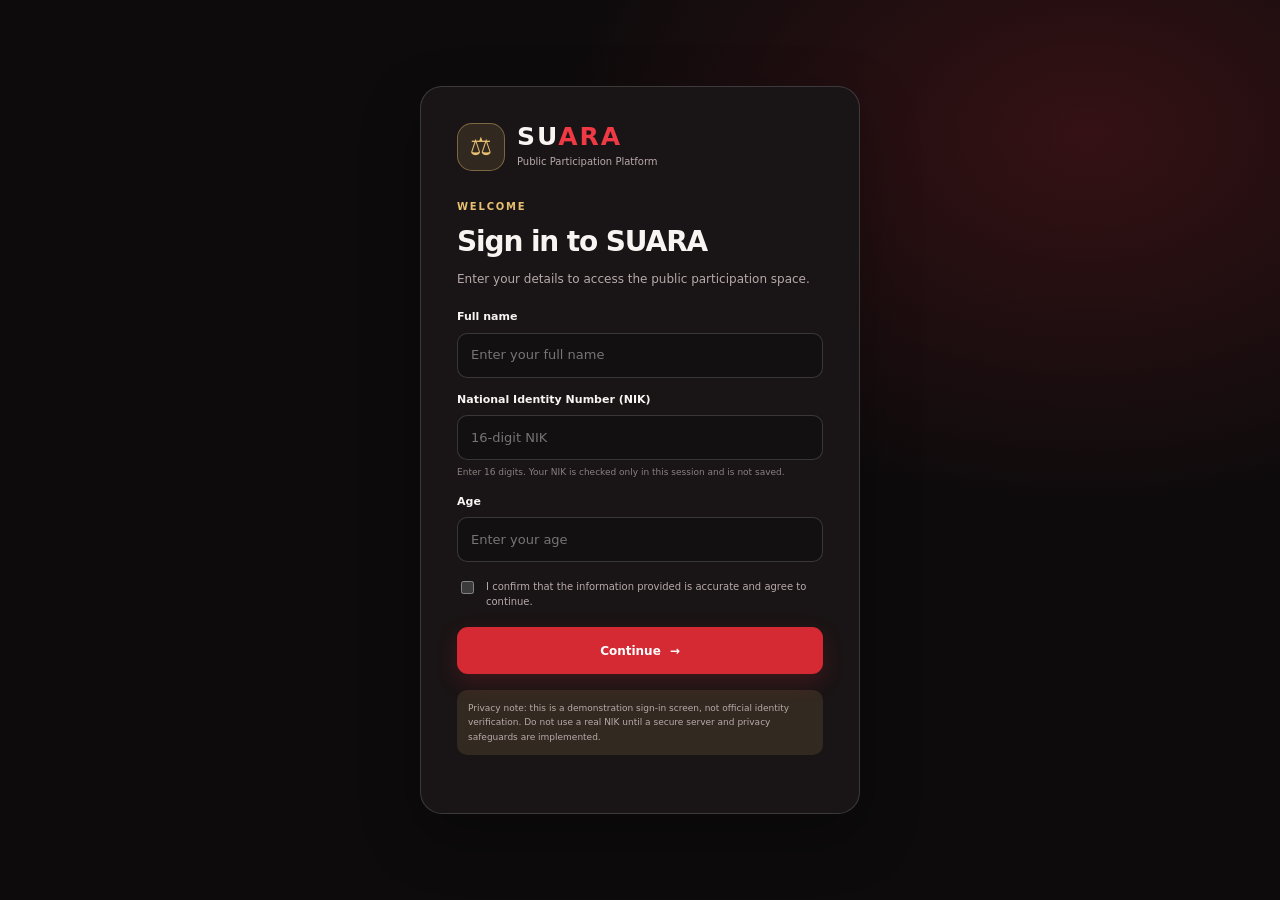
<file: index.html>
<!doctype html>
<html lang="en">
<head>
  <meta charset="utf-8">
  <meta name="viewport" content="width=device-width, initial-scale=1, viewport-fit=cover">
  <meta name="theme-color" content="#100d0e">
  <meta name="description" content="SUARA — Public participation in policy-making.">
  <meta name="color-scheme" content="dark light">
  <title>SUARA — Public Participation</title>
  <link rel="manifest" href="manifest.webmanifest">
  <link rel="icon" href="assets/icon.svg" type="image/svg+xml">
  <link rel="apple-touch-icon" href="assets/icon-192.png">
  <link rel="stylesheet" href="./styles.css">
</head>
<body>

<section class="login-screen" id="loginScreen" aria-labelledby="loginTitle">
  <form class="login-card" id="loginForm" autocomplete="on">
    <div class="login-brand"><div class="brand-mark" aria-hidden="true">⚖</div><div><div class="brand-name">SU<span>ARA</span></div><p>Public Participation Platform</p></div></div>
    <p class="login-kicker">WELCOME</p><h1 id="loginTitle">Sign in to SUARA</h1>
    <p class="login-intro">Enter your details to access the public participation space.</p>
    <div class="login-field"><label for="loginName">Full name</label><input id="loginName" name="name" type="text" autocomplete="name" maxlength="80" placeholder="Enter your full name" required></div>
    <div class="login-field"><label for="loginNik">National Identity Number (NIK)</label><input id="loginNik" name="nik" type="text" inputmode="numeric" autocomplete="off" maxlength="16" minlength="16" pattern="[0-9]{16}" placeholder="16-digit NIK" aria-describedby="nikHelp" required><small id="nikHelp">Enter 16 digits. Your NIK is checked only in this session and is not saved.</small></div>
    <div class="login-field"><label for="loginAge">Age</label><input id="loginAge" name="age" type="number" min="1" max="120" inputmode="numeric" placeholder="Enter your age" required></div>
    <label class="login-consent"><input id="loginConsent" type="checkbox" required><span>I confirm that the information provided is accurate and agree to continue.</span></label>
    <button class="btn btn-primary login-submit" type="submit">Continue <span>→</span></button>
    <p class="login-privacy">Privacy note: this is a demonstration sign-in screen, not official identity verification. Do not use a real NIK until a secure server and privacy safeguards are implemented.</p>
    <p class="login-error" id="loginError" role="alert"></p>
  </form>
</section>
<div class="app-shell" id="appShell">
  <aside class="sidebar" aria-label="Navigasi aplikasi">
    <div class="brand">
      <div class="brand-mark" aria-hidden="true"><svg viewBox="0 0 24 24" fill="none" stroke="currentColor" stroke-width="1.7" stroke-linecap="round" stroke-linejoin="round"><path d="M12 3v17M5 6h14M7 6l-4 8h8L7 6Zm10 0-4 8h8l-4-8ZM8 21h8M9 18h6"/></svg></div>
      <div><div class="brand-name">SU<span>ARA</span></div><div class="brand-caption">System for Public Voice, Representation, and Accountability</div></div>
    </div>
    <div class="nav-label">MAIN MENU</div>
    <nav class="nav">
      <button class="nav-btn active" data-page="dashboard" aria-current="page"><span class="nav-icon"><svg viewBox="0 0 24 24" fill="none" stroke-width="1.8" stroke-linecap="round" stroke-linejoin="round"><path d="m3 10 9-7 9 7v10a1 1 0 0 1-1 1h-5v-7h-6v7H4a1 1 0 0 1-1-1z"/></svg></span><span>Dashboard</span></button>
      <button class="nav-btn" data-page="kebijakan"><span class="nav-icon"><svg viewBox="0 0 24 24" fill="none" stroke-width="1.8" stroke-linecap="round" stroke-linejoin="round"><path d="M7 3h8l5 5v13H7a2 2 0 0 1-2-2V5a2 2 0 0 1 2-2Z"/><path d="M15 3v6h5M9 13h7M9 17h7"/></svg></span><span>Policy Proposals</span></button>
      <button class="nav-btn" data-page="aspirasi"><span class="nav-icon"><svg viewBox="0 0 24 24" fill="none" stroke-width="1.8" stroke-linecap="round" stroke-linejoin="round"><path d="M21 11.5a8.4 8.4 0 0 1-.9 3.8 8.5 8.5 0 0 1-7.6 4.7 8.4 8.4 0 0 1-3.8-.9L3 21l1.9-5.7a8.4 8.4 0 0 1-.9-3.8A8.5 8.5 0 0 1 8.7 3.9a8.4 8.4 0 0 1 3.8-.9h.5a8.5 8.5 0 0 1 8 8v.5Z"/></svg></span><span>Public Voices</span></button>
      <button class="nav-btn" data-page="review"><span class="nav-icon"><svg viewBox="0 0 24 24" fill="none" stroke-width="1.8" stroke-linecap="round" stroke-linejoin="round"><path d="M12 3 4.5 6v5.5c0 5 3.2 8.2 7.5 9.5 4.3-1.3 7.5-4.5 7.5-9.5V6L12 3Z"/><path d="m8.5 12 2.2 2.2 4.8-5"/></svg></span><span>Draft Review</span></button>
      <button class="nav-btn" data-page="tracking"><span class="nav-icon"><svg viewBox="0 0 24 24" fill="none" stroke-width="1.8" stroke-linecap="round" stroke-linejoin="round"><circle cx="12" cy="12" r="9"/><path d="M12 7v5l3 2"/></svg></span><span>Public Tracking</span></button>
    </nav>
    <div class="sidebar-bottom">
      <div class="side-quote"><div class="side-quote-mark">“</div><p>Meaningful participation starts with access to information and the opportunity to be heard.</p></div>
    </div>
  </aside>

  <main>
    <header class="topbar">
      <div class="topbar-left">
        <div class="mobile-brand"><svg viewBox="0 0 24 24" fill="none" stroke="currentColor" stroke-width="1.7" stroke-linecap="round" stroke-linejoin="round"><path d="M12 3v17M5 6h14M7 6l-4 8h8L7 6Zm10 0-4 8h8l-4-8ZM8 21h8"/></svg>SU<span>ARA</span></div>
        <div class="breadcrumb"><span>SUARA</span><span>›</span><strong id="pageTitle">Dashboard</strong></div>
      </div>
      <div class="topbar-tools">
        <span class="account-chip" id="accountName">Guest</span><button class="logout-btn" id="logoutBtn" type="button">Sign out</button>
        <div class="status-pill" id="networkStatus" title="Connection status"><span class="status-dot"></span><span id="networkText">Online</span></div>
        <button class="icon-btn" id="voiceToggle" type="button" aria-label="Turn off welcome audio" title="Welcome audio is on"><svg id="voiceIcon" viewBox="0 0 24 24" fill="none" stroke="currentColor" stroke-width="1.8" stroke-linecap="round" stroke-linejoin="round"><path d="M11 5 6 9H3v6h3l5 4V5Z"/><path d="M15.5 8.5a5 5 0 0 1 0 7m3-10a9 9 0 0 1 0 13"/></svg></button>
        <button class="icon-btn" id="themeToggle" type="button" aria-label="Toggle theme" title="Toggle theme"><svg id="themeIcon" viewBox="0 0 24 24" fill="none" stroke="currentColor" stroke-width="1.8" stroke-linecap="round" stroke-linejoin="round"><path d="M12 3v2m0 14v2M5.6 5.6 7 7m10 10 1.4 1.4M3 12h2m14 0h2M5.6 18.4 7 17m10-10 1.4-1.4"/><circle cx="12" cy="12" r="4"/></svg></button>
        <button class="install-btn visible" id="installBtn" type="button"><svg viewBox="0 0 24 24" fill="none" stroke="currentColor" stroke-width="2" stroke-linecap="round" stroke-linejoin="round"><path d="M12 3v12m-5-5 5 5 5-5M5 17v3h14v-3"/></svg><span>Install</span></button>
      </div>
    </header>

    <section id="dashboard" class="page active" aria-labelledby="heroTitle">
      <div class="hero">
        <div class="hero-content">
          <div class="eyebrow">PUBLIC PARTICIPATION</div>
          <h1 id="heroTitle">Welcome<br>to <span>SUARA.</span></h1>
          <p class="hero-copy">Share your views, follow policy-making, and take part in public oversight.</p>
          <div class="hero-actions"><button class="btn btn-primary" data-go="aspirasi">Submit a voice <svg viewBox="0 0 24 24" fill="none" stroke="currentColor" stroke-width="2" stroke-linecap="round" stroke-linejoin="round"><path d="M5 12h14m-6-6 6 6-6 6"/></svg></button><button class="btn btn-secondary" data-go="kebijakan">View proposals</button></div>
        </div>
      </div>
      <div class="content-wrap">
        <div class="section-head"><div><p class="section-kicker">PARTICIPATION</p><h2>Get started</h2><p>Choose a SUARA service to continue.</p></div></div>
        <div class="service-grid">
          <button class="service-card" data-go="kebijakan"><span class="service-icon"><svg viewBox="0 0 24 24" fill="none" stroke="currentColor" stroke-width="1.8" stroke-linecap="round" stroke-linejoin="round"><path d="M7 3h8l5 5v13H7a2 2 0 0 1-2-2V5a2 2 0 0 1 2-2Z"/><path d="M15 3v6h5M9 13h7M9 17h7"/></svg></span><h3>Policy Proposals</h3><p>Explore proposal details, objectives, and documents.</p><span class="card-arrow">↗</span></button>
          <button class="service-card" data-go="aspirasi"><span class="service-icon"><svg viewBox="0 0 24 24" fill="none" stroke="currentColor" stroke-width="1.8" stroke-linecap="round" stroke-linejoin="round"><path d="M21 11.5a8.4 8.4 0 0 1-.9 3.8 8.5 8.5 0 0 1-7.6 4.7 8.4 8.4 0 0 1-3.8-.9L3 21l1.9-5.7a8.4 8.4 0 0 1-.9-3.8A8.5 8.5 0 0 1 8.7 3.9a8.4 8.4 0 0 1 3.8-.9h.5a8.5 8.5 0 0 1 8 8v.5Z"/></svg></span><h3>Public Voices</h3><p>Share opinions, feedback, and suggestions on public policy.</p><span class="card-arrow">↗</span></button>
          <button class="service-card" data-go="review"><span class="service-icon"><svg viewBox="0 0 24 24" fill="none" stroke="currentColor" stroke-width="1.8" stroke-linecap="round" stroke-linejoin="round"><path d="M12 3 4.5 6v5.5c0 5 3.2 8.2 7.5 9.5 4.3-1.3 7.5-4.5 7.5-9.5V6L12 3Z"/><path d="m8.5 12 2.2 2.2 4.8-5"/></svg></span><h3>Draft Review</h3><p>Review revised drafts and assess how public input is reflected.</p><span class="card-arrow">↗</span></button>
          <button class="service-card" data-go="tracking"><span class="service-icon"><svg viewBox="0 0 24 24" fill="none" stroke="currentColor" stroke-width="1.8" stroke-linecap="round" stroke-linejoin="round"><circle cx="12" cy="12" r="9"/><path d="M12 7v5l3 2"/></svg></span><h3>Public Tracking</h3><p>Explore the stages and follow the policy process.</p><span class="card-arrow">↗</span></button>
        </div>

      </div>
    </section>

    <section id="kebijakan" class="page" aria-labelledby="policyTitle">
      <div class="page-inner">
        <div class="page-heading"><p class="section-kicker">PUBLIC INFORMATION</p><h1 id="policyTitle">Policy Proposals</h1><p class="page-intro">Explore policy proposals, objectives, documents, and public consultation schedules.</p></div>
        <div class="two-col">
          <div class="panel empty-state">
            <div class="empty-icon"><svg viewBox="0 0 24 24" fill="none" stroke="currentColor" stroke-width="1.7" stroke-linecap="round" stroke-linejoin="round"><path d="M7 3h8l5 5v13H7a2 2 0 0 1-2-2V5a2 2 0 0 1 2-2Z"/><path d="M15 3v6h5M9 13h7M9 17h5"/></svg></div>
            <h3>No policy proposals yet</h3>
            <p>Proposals and documents will appear here once published by the administrator.</p>
            <button class="btn btn-primary" data-go="aspirasi">Submit general feedback <span>→</span></button>
          </div>
          <details class="mobile-disclosure"><summary>Information available for each proposal</summary><div class="info-card"><p>Each proposal may include the following information to help the public understand the subject under discussion.</p><ul><li>Proposal title and summary.</li><li>Proposing institution or party.</li><li>Objectives and regulatory scope.</li><li>Draft documents and supporting academic paper.</li><li>Consultation schedule and feedback deadline.</li><li>Discussion status and follow-up.</li></ul></div></details>
        </div>
      </div>
    </section>

    <section id="aspirasi" class="page" aria-labelledby="aspirationTitle">
      <div class="page-inner">
        <div class="page-heading"><p class="section-kicker">PUBLIC VOICE</p><h1 id="aspirationTitle">Public Voices</h1><p class="page-intro">Share opinions, concerns, or suggestions on a policy proposal. Write clearly so the issue and your recommendation can be understood.</p></div>
        <div class="two-col">
          <form class="panel" id="aspirationForm">
            <h2>Submit your input</h2><p class="panel-subtitle">Fields marked * are required.</p>
            <div class="form-grid">
              <div class="field"><label for="nama">Name / initials <span class="optional">Optional</span></label><input id="nama" name="nama" maxlength="70" placeholder="e.g. Alex or A.N."></div>
              <div class="field"><label for="topik">Topic *</label><select id="topik" name="topik" required><option value="">Select a topic</option><option>Education</option><option>Environment</option><option>Public services</option><option>Employment</option><option>Healthcare</option><option>Economy</option><option>Law and human rights</option><option>Other</option></select></div>
              <div class="field full"><label for="judulVoice">Short title *</label><input id="judulVoice" name="judul" required maxlength="100" placeholder="Summarize your main point in one sentence"></div>
              <div class="field full"><label for="isi">Your message *</label><textarea id="isi" name="isi" required minlength="20" maxlength="2000" placeholder="Describe the issue, affected people or groups, and your proposed solution..."></textarea><div class="field-help"><span>At least 20 characters. Maximum 2,000 characters.</span><span id="charCount">0 / 2,000</span></div></div>
            </div>
            <label class="check-row"><input type="checkbox" id="confirmLocal" required><span>I understand that this input is stored only in this browser/device and is not sent to a government institution or policy-maker.</span></label>
            <div class="form-actions"><button class="btn btn-primary" type="submit">Save input <span>→</span></button><button class="btn btn-quiet" type="reset">Clear form</button></div>
            <div class="notice"><strong>Data protection:</strong> Do not include your national ID number, full address, phone number, password, or confidential information. Use a pseudonym if needed.</div>
          </form>
          <aside class="page-extras">
            <details class="mobile-disclosure"><summary>Tips for writing effective input</summary><div class="info-card"><ul><li>Describe the issue specifically.</li><li>Explain its impact on the community.</li><li>Offer a realistic suggestion within the policy-maker’s authority.</li><li>Use clear and respectful language.</li></ul></div></details>
            <details class="mobile-disclosure"><summary>Saved submissions</summary><div class="panel"><p class="panel-subtitle">Submissions saved in this browser/device.</p><div id="aspirationHistory" class="entry-list"><p class="panel-subtitle">No submissions saved yet.</p></div></div></details>
          </aside>
        </div>
      </div>
    </section>

    <section id="review" class="page" aria-labelledby="reviewTitle">
      <div class="page-inner">
        <div class="page-heading"><p class="section-kicker">PUBLIC REVIEW</p><h1 id="reviewTitle">Draft Review</h1><p class="page-intro">After the policy-making institution responds and revises the proposal, the updated draft can be presented to the public to assess whether it reflects submitted input.</p></div>
        <div class="two-col">
          <div class="panel">
            <h2>Review the revised draft</h2><p class="panel-subtitle">Use the options below to record how well the policy draft reflects public input.</p>
            <div class="comparison"><div class="comparison-box"><span>BEFORE REVISION</span><p>The initial draft is not available.</p></div><div class="comparison-box"><span>AFTER REVISION</span><p>The revised draft is not available.</p></div></div>
            <form id="reviewForm">
              <div class="field"><label for="penilaian">Assessment *</label><select id="penilaian" required><option value="">Select an assessment</option><option>Fully reflects public input</option><option>Some public input has been considered</option><option>Does not yet reflect public input</option></select></div>
              <div class="field"><label for="catatan">Public comments <span class="optional">Optional</span></label><textarea id="catatan" maxlength="1500" placeholder="Explain your assessment, what has been addressed, or what still needs improvement..."></textarea></div>
              <label class="check-row"><input id="reviewConfirm" type="checkbox" required><span>I understand that this review is stored only in this browser/device and is not sent to the relevant institution.</span></label>
              <div class="form-actions"><button class="btn btn-primary" type="submit">Save review <span>→</span></button><button class="btn btn-quiet" type="reset">Reset</button></div>
            </form>
            <div class="notice" id="reviewMessage">In the proposed process, public review takes place before policy enactment.</div>
          </div>
          <aside class="page-extras"><details class="mobile-disclosure"><summary>Saved reviews</summary><div class="panel"><p class="panel-subtitle">Reviews saved in this browser/device.</p><div id="reviewHistory" class="entry-list"><p class="panel-subtitle">No reviews saved yet.</p></div></div></details></aside>
        </div>
      </div>
    </section>

    <section id="tracking" class="page" aria-labelledby="trackingTitle">
      <div class="page-inner">
        <div class="page-heading"><p class="section-kicker">PROCESS TRANSPARENCY</p><h1 id="trackingTitle">Public Tracking</h1><p class="page-intro">Explore the eight stages of policy-making. Implementation updates will appear when published by the administrator.</p></div>
        <div class="tracking-status"><span class="status-dot" aria-hidden="true"></span><div><strong>No status updates yet</strong><p>There are currently no policy proposals available to track.</p></div></div>
        <section class="process-panel tracking-process" aria-labelledby="processTitle">
          <div class="process-top"><div><p class="section-kicker">PARTICIPATION PROCESS</p><h2 id="processTitle">The eight SUARA stages</h2><p>Select a stage to read its description.</p></div></div>
          <div class="timeline" id="timeline">
            <button class="stage" type="button" data-stage="0"><span class="stage-num">01</span><span class="stage-ico">▤</span><strong>Policy Registration</strong></button>
            <button class="stage" type="button" data-stage="1"><span class="stage-num">02</span><span class="stage-ico">♧</span><strong>Public Impact Mapping</strong></button>
            <button class="stage" type="button" data-stage="2"><span class="stage-num">03</span><span class="stage-ico">☏</span><strong>Public Consultation</strong></button>
            <button class="stage" type="button" data-stage="3"><span class="stage-num">04</span><span class="stage-ico">▥</span><strong>AI-Based Analysis</strong></button>
            <button class="stage" type="button" data-stage="4"><span class="stage-num">05</span><span class="stage-ico">⚒</span><strong>Legislative Response</strong></button>
            <button class="stage" type="button" data-stage="5"><span class="stage-num">06</span><span class="stage-ico">☑</span><strong>Public Review &amp; Validation</strong></button>
            <button class="stage" type="button" data-stage="6"><span class="stage-num">07</span><span class="stage-ico">▤</span><strong>Policy Enactment</strong></button>
            <button class="stage" type="button" data-stage="7"><span class="stage-num">08</span><span class="stage-ico">⌕</span><strong>Public Tracking</strong></button>
          </div>
          <div class="stage-detail" id="stageDetail" aria-live="polite"><h3 id="stageTitle"></h3><p id="stageText"></p></div>
        </section>
      </div>
    </section>
  </main>
</div>


<div class="install-overlay" id="installHelp" aria-hidden="true">
  <section class="install-sheet" role="dialog" aria-modal="true" aria-labelledby="installHelpTitle">
    <button class="install-close" id="closeInstallHelp" type="button" aria-label="Close instructions">×</button>
    <div class="install-sheet-icon"><svg viewBox="0 0 24 24" fill="none" stroke="currentColor" stroke-width="1.8" stroke-linecap="round" stroke-linejoin="round"><path d="M12 3v12m-5-5 5 5 5-5M5 17v3h14v-3"/></svg></div>
    <h2 id="installHelpTitle">Install SUARA on your device</h2>
    <p>To install SUARA using Chrome:</p>
    <ol><li>Open the <strong>⋮</strong> in Chrome.</li><li>Select <strong>Install app</strong> atau <strong>Add to Home screen</strong>.<li>Follow the on-screen instructions to finish.</li></ol>
    <p class="install-hint">Open SUARA using an HTTPS address or localhost to enable installation and offline features.</p>
    <button class="btn btn-primary install-done" id="doneInstallHelp" type="button">Got it</button>
  </section>
</div>

<nav class="mobile-nav" aria-label="Navigasi bawah">
  <button class="active" data-page="dashboard"><svg viewBox="0 0 24 24" fill="none" stroke="currentColor" stroke-width="1.8" stroke-linecap="round" stroke-linejoin="round"><path d="m3 10 9-7 9 7v10a1 1 0 0 1-1 1h-5v-7h-6v7H4a1 1 0 0 1-1-1z"/></svg><span>Home</span></button>
  <button data-page="kebijakan"><svg viewBox="0 0 24 24" fill="none" stroke="currentColor" stroke-width="1.8" stroke-linecap="round" stroke-linejoin="round"><path d="M7 3h8l5 5v13H7a2 2 0 0 1-2-2V5a2 2 0 0 1 2-2Z"/><path d="M15 3v6h5M9 13h7"/></svg><span>Proposals</span></button>
  <button data-page="aspirasi"><svg viewBox="0 0 24 24" fill="none" stroke="currentColor" stroke-width="1.8" stroke-linecap="round" stroke-linejoin="round"><path d="M21 11.5a8.4 8.4 0 0 1-.9 3.8 8.5 8.5 0 0 1-7.6 4.7 8.4 8.4 0 0 1-3.8-.9L3 21l1.9-5.7a8.4 8.4 0 0 1-.9-3.8A8.5 8.5 0 0 1 8.7 3.9a8.4 8.4 0 0 1 3.8-.9h.5a8.5 8.5 0 0 1 8 8v.5Z"/></svg><span>Voice</span></button>
  <button data-page="review"><svg viewBox="0 0 24 24" fill="none" stroke="currentColor" stroke-width="1.8" stroke-linecap="round" stroke-linejoin="round"><path d="M12 3 4.5 6v5.5c0 5 3.2 8.2 7.5 9.5 4.3-1.3 7.5-4.5 7.5-9.5V6L12 3Z"/><path d="m8.5 12 2.2 2.2 4.8-5"/></svg><span>Review</span></button>
  <button data-page="tracking"><svg viewBox="0 0 24 24" fill="none" stroke="currentColor" stroke-width="1.8" stroke-linecap="round" stroke-linejoin="round"><circle cx="12" cy="12" r="9"/><path d="M12 7v5l3 2"/></svg><span>Tracking</span></button>
</nav>
<div class="toast" id="toast" role="status" aria-live="polite"><svg viewBox="0 0 24 24" fill="none" stroke="currentColor" stroke-width="2" stroke-linecap="round" stroke-linejoin="round"><path d="m5 12 4 4L19 6"/></svg><span id="toastText">Saved.</span></div>

<script src="./app.js" defer></script>
</body>
</html>
</file>
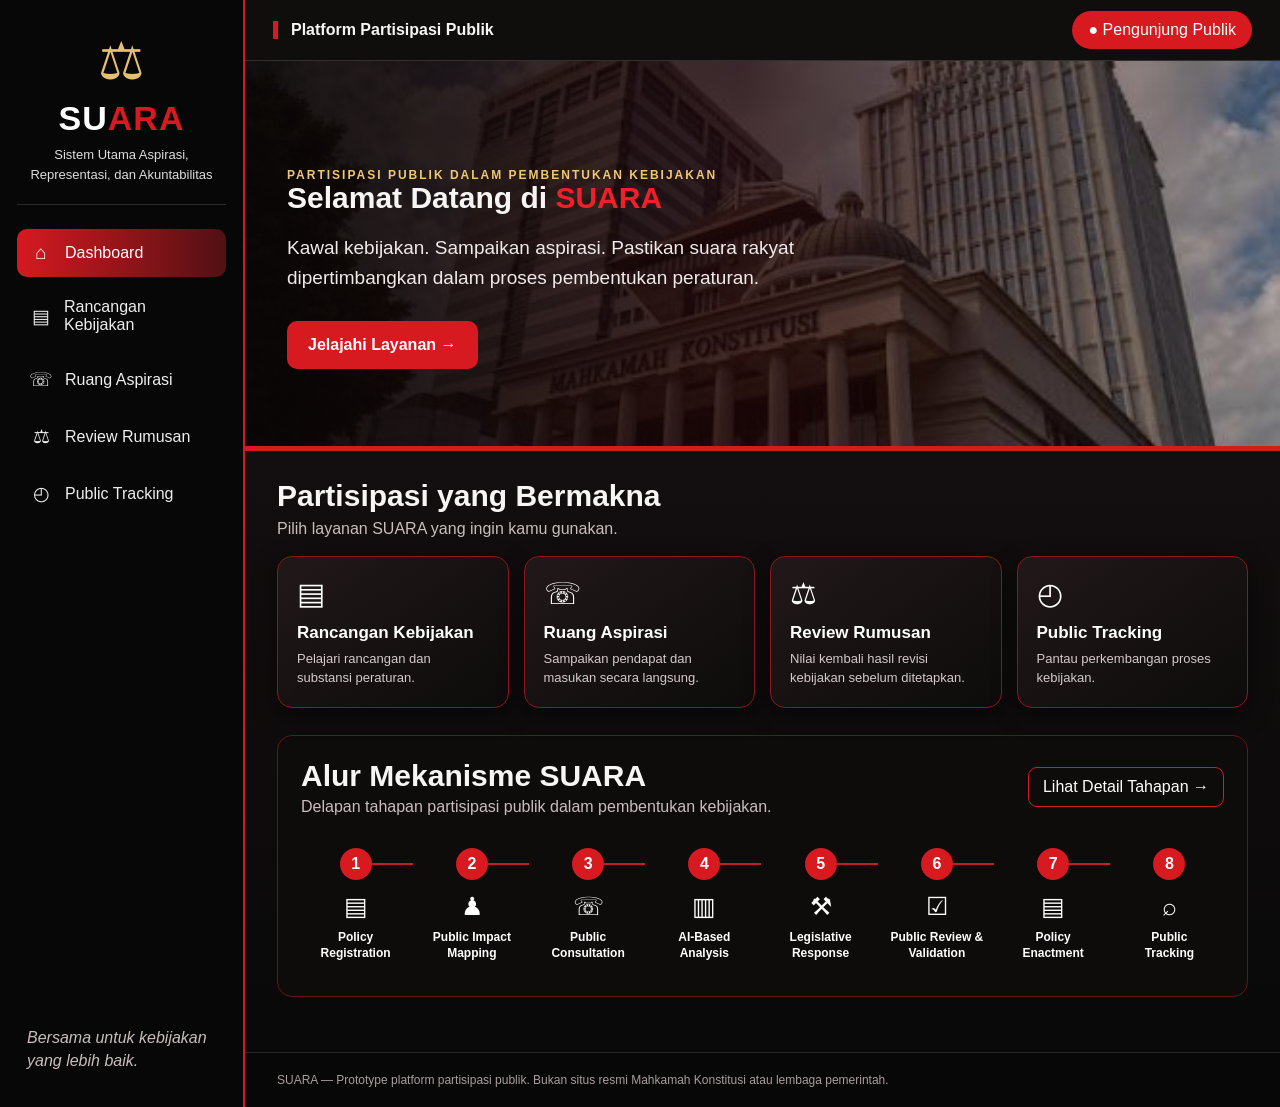
<file: index-original-upload.html>
<!DOCTYPE html>
<html lang="id">
<head>
  <meta charset="UTF-8">
  <meta name="viewport" content="width=device-width, initial-scale=1.0">
  <title>SUARA | Partisipasi Publik</title>
  <style>
    :root{
      --red:#d71920; --red2:#a90f16; --black:#090909;
      --panel:#171313; --white:#f8f5f5; --muted:#c9bebe;
      --line:rgba(255,255,255,.14);
    }
    *{box-sizing:border-box}
    html{scroll-behavior:smooth}
    body{margin:0;background:#090909;color:var(--white);font-family:Arial,Helvetica,sans-serif}
    button{font:inherit}
    .app{min-height:100vh;display:grid;grid-template-columns:245px minmax(0,1fr)}
    .sidebar{background:#070707;border-right:2px solid var(--red);padding:25px 17px;display:flex;flex-direction:column;gap:24px}
    .brand{text-align:center;padding:5px 8px 20px;border-bottom:1px solid var(--line)}
    .brand-mark{font-size:52px;line-height:1.2;color:#e5c16d}
    .brand h1{font-size:34px;letter-spacing:1px;margin:7px 0;color:white}
    .brand h1 span{color:var(--red)}
    .brand p{font-size:13px;line-height:1.5;color:#ddd;margin:0}
    .nav{display:grid;gap:8px}
    .nav button{border:0;background:transparent;color:#eee;text-align:left;padding:13px 12px;border-radius:10px;cursor:pointer;display:flex;gap:12px;align-items:center}
    .nav button:hover,.nav button.active{background:linear-gradient(90deg,var(--red),#501014);color:white}
    .nav .ico{font-size:19px;width:24px;text-align:center}
    .side-note{margin-top:auto;color:#c9bebe;font-style:italic;line-height:1.45;padding:10px}
    main{min-width:0}
    .topbar{height:61px;background:#100d0d;border-bottom:1px solid var(--line);display:flex;align-items:center;justify-content:space-between;padding:0 28px;position:sticky;top:0;z-index:5}
    .topbar strong{border-left:5px solid var(--red);padding-left:13px}
    .role{background:var(--red);border:0;border-radius:22px;color:white;padding:10px 16px}
    .hero{
      min-height:390px;padding:72px 42px 42px;display:flex;align-items:center;
      background-image:linear-gradient(90deg,rgba(8,5,5,.94) 0%,rgba(30,5,7,.78) 48%,rgba(0,0,0,.22) 100%),url('mk.jpg');
      background-size:cover;background-position:center;
      border-bottom:5px solid var(--red)
    }
    .hero-content{max-width:720px}
    .eyebrow{color:#f1c86f;text-transform:uppercase;letter-spacing:2px;font-weight:bold;font-size:12px}
    .hero h2{font-size:clamp(34px,5vw,58px);line-height:1.08;margin:13px 0}
    .hero h2 span{color:#f02029}
    .hero p{font-size:19px;line-height:1.55;max-width:650px;color:#f0eaea}
    .primary{display:inline-block;background:var(--red);color:white;text-decoration:none;border:0;border-radius:10px;padding:15px 21px;font-weight:bold;cursor:pointer;margin-top:10px}
    .primary:hover{background:#f02a32}
    .content{padding:28px 32px 55px;background:linear-gradient(180deg,#130e0f,#090909)}
    .section-heading{display:flex;justify-content:space-between;align-items:end;gap:15px;margin-bottom:18px}
    .section-heading h2{font-size:25px;margin:0 0 7px}
    .section-heading p{color:var(--muted);margin:0}
    .cards{display:grid;grid-template-columns:repeat(4,minmax(0,1fr));gap:15px}
    .service-card{min-height:142px;text-align:left;color:white;background:linear-gradient(145deg,#211819,#0d0b0b);border:1px solid #8e171d;border-radius:15px;padding:19px;cursor:pointer;box-shadow:0 7px 22px #0008;transition:.2s}
    .service-card:hover{transform:translateY(-4px);border-color:#ff3038}
    .service-card .big{font-size:30px}
    .service-card h3{font-size:17px;margin:12px 0 7px}
    .service-card p{font-size:13px;line-height:1.45;color:#d5caca;margin:0}
    .process{margin-top:27px;padding:23px;border:1px solid #68151a;border-radius:15px;background:rgba(14,11,11,.94)}
    .process-head{display:flex;justify-content:space-between;align-items:center;gap:12px}
    .process-head h2{margin:0 0 5px;font-size:22px}
    .process-head p{margin:0;color:var(--muted)}
    .outline{border:1px solid var(--red);color:white;background:transparent;border-radius:9px;padding:10px 14px;cursor:pointer}
    .timeline{display:grid;grid-template-columns:repeat(8,minmax(100px,1fr));gap:7px;margin-top:28px;overflow-x:auto;padding-bottom:8px}
    .stage{min-width:100px;background:transparent;color:white;border:0;cursor:pointer;text-align:center;padding:4px}
    .stage .num{display:grid;place-items:center;margin:0 auto 12px;width:32px;height:32px;border-radius:50%;background:var(--red);font-weight:bold;position:relative}
    .stage:not(:last-child) .num:after{content:"";position:absolute;left:32px;top:15px;width:calc(100% + 9px);height:2px;background:#bd2028}
    .stage .symbol{font-size:25px;display:block;margin-bottom:8px}
    .stage strong{font-size:12px;line-height:1.35;display:block}
    .stage:hover .num,.stage.selected .num{background:#f5c967;color:#170c0c}
    .detail{margin-top:16px;padding:17px 19px;background:#211718;border-left:4px solid var(--red);border-radius:8px;display:none}
    .detail.show{display:block}
    .detail h3{margin:0 0 6px}
    .detail p{margin:0;color:#ddd;line-height:1.5}
    .page{display:none;min-height:470px;padding:35px;background:#100d0d}
    .page.active{display:block}
    .page h2{font-size:30px;margin-top:0}
    .page-intro{color:#d3caca;max-width:760px;line-height:1.6}
    .panel{max-width:850px;background:#1c1617;border:1px solid #682026;border-radius:14px;padding:22px;margin-top:20px}
    label{display:block;margin:14px 0 7px;font-weight:bold}
    input,textarea,select{width:100%;padding:12px;border-radius:8px;border:1px solid #6d5557;background:#0c0a0a;color:white}
    textarea{min-height:110px;resize:vertical}
    .notice{color:#cbbdbd;font-size:13px;line-height:1.5}
    .tracking-row{display:flex;gap:12px;flex-wrap:wrap;margin-top:20px}
    .track-step{background:#201718;border:1px solid #6b2025;padding:15px;border-radius:10px;flex:1;min-width:150px}
    footer{padding:20px 32px;color:#a99d9d;background:#080707;border-top:1px solid var(--line);font-size:12px}
    @media(max-width:1050px){.app{grid-template-columns:205px 1fr}.cards{grid-template-columns:repeat(2,minmax(0,1fr))}.timeline{grid-template-columns:repeat(8,110px)}}
    @media(max-width:700px){
      .app{display:block}.sidebar{padding:12px;gap:10px}.brand{display:flex;align-items:center;text-align:left;gap:12px;padding:0 5px 10px}.brand-mark{font-size:32px}.brand h1{font-size:24px;margin:0}.brand p{display:none}
      .nav{display:flex;overflow-x:auto}.nav button{white-space:nowrap;padding:10px}.side-note{display:none}
      .topbar{height:52px;padding:0 14px}.hero{padding:48px 22px;min-height:360px}.hero p{font-size:16px}
      .content{padding:22px 15px 40px}.cards{grid-template-columns:1fr}.section-heading,.process-head{align-items:flex-start;flex-direction:column}.process{padding:17px}.page{padding:24px 16px}
    }
  </style>
</head>
<body>
<div class="app">
  <aside class="sidebar">
    <div class="brand">
      <div class="brand-mark">⚖</div>
      <div><h1>SU<span>ARA</span></h1><p>Sistem Utama Aspirasi, Representasi, dan Akuntabilitas</p></div>
    </div>
    <nav class="nav" aria-label="Navigasi utama">
      <button class="active" data-page="dashboard"><span class="ico">⌂</span>Dashboard</button>
      <button data-page="kebijakan"><span class="ico">▤</span>Rancangan Kebijakan</button>
      <button data-page="aspirasi"><span class="ico">☏</span>Ruang Aspirasi</button>
      <button data-page="review"><span class="ico">⚖</span>Review Rumusan</button>
      <button data-page="tracking"><span class="ico">◴</span>Public Tracking</button>
    </nav>
    <div class="side-note">Bersama untuk kebijakan yang lebih baik.</div>
  </aside>

  <main>
    <header class="topbar">
      <strong>Platform Partisipasi Publik</strong>
      <button class="role" type="button">● Pengunjung Publik</button>
    </header>

    <section id="dashboard" class="page active" style="padding:0">
      <div class="hero">
        <div class="hero-content">
          <div class="eyebrow">Partisipasi publik dalam pembentukan kebijakan</div>
          <h2>Selamat Datang di <span>SUARA</span></h2>
          <p>Kawal kebijakan. Sampaikan aspirasi. Pastikan suara rakyat dipertimbangkan dalam proses pembentukan peraturan.</p>
          <button class="primary" data-go="kebijakan">Jelajahi Layanan →</button>
        </div>
      </div>
      <div class="content">
        <div class="section-heading">
          <div><h2>Partisipasi yang Bermakna</h2><p>Pilih layanan SUARA yang ingin kamu gunakan.</p></div>
        </div>
        <div class="cards">
          <button class="service-card" data-go="kebijakan"><span class="big">▤</span><h3>Rancangan Kebijakan</h3><p>Pelajari rancangan dan substansi peraturan.</p></button>
          <button class="service-card" data-go="aspirasi"><span class="big">☏</span><h3>Ruang Aspirasi</h3><p>Sampaikan pendapat dan masukan secara langsung.</p></button>
          <button class="service-card" data-go="review"><span class="big">⚖</span><h3>Review Rumusan</h3><p>Nilai kembali hasil revisi kebijakan sebelum ditetapkan.</p></button>
          <button class="service-card" data-go="tracking"><span class="big">◴</span><h3>Public Tracking</h3><p>Pantau perkembangan proses kebijakan.</p></button>
        </div>

        <section class="process">
          <div class="process-head">
            <div><h2>Alur Mekanisme SUARA</h2><p>Delapan tahapan partisipasi publik dalam pembentukan kebijakan.</p></div>
            <button class="outline" id="showAll">Lihat Detail Tahapan →</button>
          </div>
          <div class="timeline" id="timeline">
            <button class="stage" data-stage="0"><span class="num">1</span><span class="symbol">▤</span><strong>Policy<br>Registration</strong></button>
            <button class="stage" data-stage="1"><span class="num">2</span><span class="symbol">♟</span><strong>Public Impact<br>Mapping</strong></button>
            <button class="stage" data-stage="2"><span class="num">3</span><span class="symbol">☏</span><strong>Public<br>Consultation</strong></button>
            <button class="stage" data-stage="3"><span class="num">4</span><span class="symbol">▥</span><strong>AI-Based<br>Analysis</strong></button>
            <button class="stage" data-stage="4"><span class="num">5</span><span class="symbol">⚒</span><strong>Legislative<br>Response</strong></button>
            <button class="stage" data-stage="5"><span class="num">6</span><span class="symbol">☑</span><strong>Public Review &<br>Validation</strong></button>
            <button class="stage" data-stage="6"><span class="num">7</span><span class="symbol">▤</span><strong>Policy<br>Enactment</strong></button>
            <button class="stage" data-stage="7"><span class="num">8</span><span class="symbol">⌕</span><strong>Public<br>Tracking</strong></button>
          </div>
          <div class="detail" id="stageDetail" aria-live="polite"><h3 id="stageTitle"></h3><p id="stageText"></p></div>
        </section>
      </div>
    </section>

    <section id="kebijakan" class="page">
      <h2>Rancangan Kebijakan</h2>
      <p class="page-intro">Ruang untuk membaca informasi rancangan kebijakan, tujuan pengaturan, serta dokumen yang sedang dibuka untuk partisipasi publik.</p>
      <div class="panel"><h3>Daftar Rancangan Kebijakan</h3><p>Belum ada rancangan kebijakan yang dipublikasikan pada prototype ini.</p><p class="notice">Pada versi lanjutan, admin dapat menambahkan judul, ringkasan, dokumen, jadwal konsultasi, dan status pembahasan.</p></div>
    </section>

    <section id="aspirasi" class="page">
      <h2>Ruang Aspirasi</h2>
      <p class="page-intro">Sampaikan pendapat, kritik, atau usulan terhadap rancangan kebijakan. Formulir ini masih berupa simulasi prototype dan belum mengirim data ke server.</p>
      <form class="panel" id="aspirationForm">
        <label for="nama">Nama (opsional)</label><input id="nama" placeholder="Nama atau inisial">
        <label for="topik">Topik aspirasi</label><input id="topik" required placeholder="Contoh: pendidikan, lingkungan, pelayanan publik">
        <label for="isi">Isi aspirasi</label><textarea id="isi" required placeholder="Tuliskan pendapat atau usulan kamu..."></textarea>
        <button class="primary" type="submit">Kirim Simulasi Aspirasi</button>
        <p class="notice" id="formMessage">Jangan masukkan data pribadi atau informasi rahasia pada prototype.</p>
      </form>
    </section>

    <section id="review" class="page">
      <h2>Public Review & Validation</h2>
      <p class="page-intro">Setelah lembaga pembentuk kebijakan memberikan Legislative Response dan merumuskan kembali rancangan, hasil rumusan ditampilkan kembali kepada masyarakat untuk diperiksa kesesuaiannya dengan aspirasi yang telah disampaikan.</p>
      <div class="panel">
        <h3>Validasi Rumusan Hasil Revisi</h3>
        <p>Publik dapat membandingkan rumusan sebelum dan sesudah revisi, lalu memberikan penilaian apakah masukan masyarakat telah dipertimbangkan.</p>
        <label for="penilaian">Penilaian kesesuaian</label>
        <select id="penilaian"><option>Belum menilai</option><option>Sudah sesuai dengan aspirasi</option><option>Sebagian aspirasi telah diakomodasi</option><option>Belum sesuai dengan aspirasi</option></select>
        <label for="catatan">Catatan publik</label><textarea id="catatan" placeholder="Jelaskan alasan penilaian..."></textarea>
        <button class="primary" id="sendReview" type="button">Simpan Simulasi Review</button>
        <p class="notice" id="reviewMessage">Tahap ini berlangsung sebelum Policy Enactment.</p>
      </div>
    </section>

    <section id="tracking" class="page">
      <h2>Public Tracking</h2>
      <p class="page-intro">Pantau tahapan dan perkembangan rancangan kebijakan secara transparan. Pada prototype ini, status berikut merupakan contoh tampilan, bukan status resmi suatu rancangan.</p>
      <div class="tracking-row">
        <div class="track-step"><strong>01 · Konsultasi Publik</strong><p>Contoh status: Selesai</p></div>
        <div class="track-step"><strong>02 · Legislative Response</strong><p>Contoh status: Selesai</p></div>
        <div class="track-step"><strong>03 · Public Review</strong><p>Contoh status: Dalam simulasi</p></div>
        <div class="track-step"><strong>04 · Penetapan</strong><p>Contoh status: Menunggu</p></div>
      </div>
    </section>

    <footer>SUARA — Prototype platform partisipasi publik. Bukan situs resmi Mahkamah Konstitusi atau lembaga pemerintah.</footer>
  </main>
</div>
<script>
  const pages = document.querySelectorAll('.page');
  const navButtons = document.querySelectorAll('.nav button');
  function openPage(id){
    pages.forEach(page => page.classList.toggle('active', page.id === id));
    navButtons.forEach(btn => btn.classList.toggle('active', btn.dataset.page === id));
    window.scrollTo({top:0,behavior:'smooth'});
  }
  navButtons.forEach(btn => btn.addEventListener('click', () => openPage(btn.dataset.page)));
  document.querySelectorAll('[data-go]').forEach(btn => btn.addEventListener('click', () => openPage(btn.dataset.go)));

  const stages = [
    ['Policy Registration','Rancangan kebijakan didaftarkan dan informasi awalnya dipublikasikan agar masyarakat mengetahui isu yang akan diatur.'],
    ['Public Impact Mapping','Pemetaan kelompok masyarakat yang berpotensi terdampak serta isu dan kebutuhan yang perlu diperhatikan.'],
    ['Public Consultation','Masyarakat menyampaikan aspirasi, kritik, dan usulan terhadap rancangan kebijakan.'],
    ['AI-Based Analysis','Masukan dikelompokkan dan dianalisis sebagai bahan bantu. Hasil analisis tetap perlu diperiksa manusia.'],
    ['Legislative Response','Lembaga pembentuk kebijakan menelaah masukan dan memberikan tanggapan terhadap aspirasi publik.'],
    ['Public Review & Validation','Rumusan yang telah diperbaiki ditampilkan kembali kepada masyarakat untuk diperiksa kesesuaiannya dengan masukan publik.'],
    ['Policy Enactment','Setelah proses penelaahan dan validasi, rancangan dilanjutkan ke proses penetapan sesuai kewenangan dan prosedur hukum.'],
    ['Public Tracking','Masyarakat memantau perkembangan, status, dan informasi tindak lanjut kebijakan.']
  ];
  const detail = document.getElementById('stageDetail');
  document.querySelectorAll('.stage').forEach(btn => btn.addEventListener('click', () => {
    document.querySelectorAll('.stage').forEach(s => s.classList.remove('selected'));
    btn.classList.add('selected');
    const [title,desc] = stages[Number(btn.dataset.stage)];
    document.getElementById('stageTitle').textContent = title;
    document.getElementById('stageText').textContent = desc;
    detail.classList.add('show');
  }));
  document.getElementById('showAll').addEventListener('click', () => {
    document.querySelector('.stage[data-stage="0"]').click();
    detail.scrollIntoView({behavior:'smooth',block:'nearest'});
  });
  document.getElementById('aspirationForm').addEventListener('submit', e => {
    e.preventDefault();
    document.getElementById('formMessage').textContent = 'Simulasi berhasil: aspirasi belum dikirim ke server atau disimpan secara permanen.';
    e.target.reset();
  });
  document.getElementById('sendReview').addEventListener('click', () => {
    document.getElementById('reviewMessage').textContent = 'Penilaian simulasi ditampilkan. Data belum tersimpan ke server.';
  });
</script>
</body>
</html>
</file>
<file: styles.css>
:root {
      color-scheme: dark;
      --bg: #0d0b0c;
      --bg-soft: #131011;
      --surface: #191415;
      --surface-2: #21191a;
      --surface-3: #2a2021;
      --text: #f8f4f2;
      --muted: #b8aaab;
      --subtle: #8d7f81;
      --line: rgba(255,255,255,.09);
      --line-strong: rgba(255,255,255,.16);
      --red: #d52a34;
      --red-strong: #ef3944;
      --red-soft: rgba(213,42,52,.14);
      --gold: #e7bf70;
      --gold-soft: rgba(231,191,112,.12);
      --green: #6bc49a;
      --shadow: 0 22px 60px rgba(0,0,0,.28);
      --radius: 18px;
      --sidebar: 258px;
    }
    [data-theme="light"] {
      color-scheme: light;
      --bg: #f5f2ef;
      --bg-soft: #fbf9f7;
      --surface: #fff;
      --surface-2: #f7eeee;
      --surface-3: #efe5e5;
      --text: #231c1d;
      --muted: #65595a;
      --subtle: #817476;
      --line: rgba(43,25,27,.09);
      --line-strong: rgba(43,25,27,.17);
      --red-soft: rgba(213,42,52,.09);
      --gold-soft: rgba(174,126,38,.12);
      --shadow: 0 22px 60px rgba(67,39,41,.10);
    }
    * { box-sizing: border-box; }
    html { scroll-behavior: smooth; }
    body { margin: 0; min-width: 320px; background: var(--bg); color: var(--text); font-family: Inter, ui-sans-serif, system-ui, -apple-system, BlinkMacSystemFont, "Segoe UI", sans-serif; line-height: 1.5; }
    button, input, textarea, select { font: inherit; }
    button { color: inherit; }
    button:focus-visible, input:focus-visible, textarea:focus-visible, select:focus-visible, a:focus-visible { outline: 3px solid var(--gold); outline-offset: 3px; }
    button:disabled { opacity: .55; cursor: not-allowed; }
    .app-shell { min-height: 100vh; }
    .sidebar { position: fixed; inset: 0 auto 0 0; z-index: 30; width: var(--sidebar); padding: 26px 18px 18px; display: flex; flex-direction: column; background: var(--bg-soft); border-right: 1px solid var(--line); }
    .brand { display: flex; align-items: center; gap: 12px; padding: 5px 9px 25px; border-bottom: 1px solid var(--line); }
    .brand-mark { width: 46px; height: 46px; flex: 0 0 auto; display: grid; place-items: center; border: 1px solid rgba(231,191,112,.42); border-radius: 15px; color: var(--gold); background: var(--gold-soft); }
    .brand-mark svg { width: 27px; height: 27px; }
    .brand-name { font-size: 25px; font-weight: 850; line-height: 1; letter-spacing: .075em; }
    .brand-name span { color: var(--red-strong); }
    .brand-caption { margin-top: 6px; max-width: 160px; color: var(--muted); font-size: 10px; line-height: 1.4; letter-spacing: .035em; }
    .nav-label { margin: 25px 10px 10px; color: var(--subtle); font-size: 10px; font-weight: 800; letter-spacing: .16em; text-transform: uppercase; }
    .nav { display: grid; gap: 6px; }
    .nav-btn { position: relative; width: 100%; min-height: 47px; padding: 0 13px; display: flex; align-items: center; gap: 13px; border: 1px solid transparent; border-radius: 12px; background: transparent; color: var(--muted); text-align: left; cursor: pointer; transition: background .18s ease, color .18s ease, border-color .18s ease, transform .18s ease; }
    .nav-btn:hover { color: var(--text); background: var(--surface); transform: translateX(2px); }
    .nav-btn.active { color: var(--text); border-color: rgba(213,42,52,.24); background: linear-gradient(100deg, var(--red-soft), transparent 95%); }
    .nav-btn.active::before { content: ""; position: absolute; inset: 10px auto 10px -19px; width: 3px; border-radius: 0 4px 4px 0; background: var(--red-strong); }
    .nav-icon { width: 20px; display: grid; place-items: center; color: currentColor; }
    .nav-icon svg { width: 19px; height: 19px; stroke: currentColor; }
    .nav-btn span:last-child { font-size: 13px; font-weight: 650; }
    .sidebar-bottom { margin-top: auto; }
    .side-quote { padding: 15px; border: 1px solid var(--line); border-radius: 14px; background: linear-gradient(145deg, var(--surface), transparent); }
    .side-quote-mark { color: var(--gold); font-family: Georgia, serif; font-size: 26px; line-height: .8; }
    .side-quote p { margin: 8px 0 0; color: var(--muted); font-size: 11px; line-height: 1.55; }
    .side-version { display: flex; justify-content: space-between; gap: 8px; padding: 14px 5px 0; color: var(--subtle); font-size: 10px; }
    main { min-height: 100vh; margin-left: var(--sidebar); }
    .topbar { position: sticky; top: 0; z-index: 20; height: 72px; padding: 0 36px; display: flex; align-items: center; justify-content: space-between; gap: 18px; background: color-mix(in srgb, var(--bg-soft) 92%, transparent); border-bottom: 1px solid var(--line); backdrop-filter: blur(18px); }
    .topbar-left { min-width: 0; }
    .breadcrumb { display: flex; align-items: center; gap: 9px; color: var(--subtle); font-size: 11px; }
    .breadcrumb strong { color: var(--text); font-size: 13px; font-weight: 700; }
    .topbar-tools { display: flex; align-items: center; gap: 9px; }
    .status-pill { display: inline-flex; align-items: center; gap: 8px; padding: 8px 11px; border: 1px solid var(--line); border-radius: 999px; color: var(--muted); font-size: 11px; white-space: nowrap; }
    .status-dot { width: 7px; height: 7px; border-radius: 50%; background: var(--green); box-shadow: 0 0 0 4px rgba(107,196,154,.11); }
    .status-pill.offline .status-dot { background: var(--gold); box-shadow: 0 0 0 4px var(--gold-soft); }
    .icon-btn { width: 38px; height: 38px; display: grid; place-items: center; border: 1px solid var(--line); border-radius: 11px; background: var(--surface); color: var(--muted); cursor: pointer; transition: .18s ease; }
    .icon-btn:hover { color: var(--text); border-color: var(--line-strong); transform: translateY(-1px); }
    .icon-btn svg { width: 17px; height: 17px; }
    .install-btn { display: none; min-height: 38px; padding: 0 13px; border: 0; border-radius: 11px; background: var(--red); color: #fff; font-size: 11px; font-weight: 750; cursor: pointer; }
    .install-btn.visible { display: inline-flex; align-items: center; gap: 7px; }
    .mobile-brand { display: none; }
    .page { display: none; min-height: calc(100vh - 72px); animation: appear .24s ease both; }
    .page.active { display: block; }
    @keyframes appear { from { opacity: 0; transform: translateY(5px); } to { opacity: 1; transform: translateY(0); } }
    .hero { position: relative; min-height: 390px; overflow: hidden; padding: 65px clamp(24px,5vw,68px) 55px; display: flex; align-items: center; isolation: isolate; background: radial-gradient(ellipse at 83% 13%, rgba(213,42,52,.24), transparent 36%), radial-gradient(ellipse at 70% 92%, rgba(231,191,112,.10), transparent 32%), linear-gradient(110deg, #160e10 0%, #211012 60%, #110d0e 100%); border-bottom: 1px solid rgba(213,42,52,.35); }
    .hero::before { content: ""; position: absolute; z-index: -1; width: 420px; height: 420px; right: 7%; top: -40px; border: 1px solid rgba(231,191,112,.17); border-radius: 50%; box-shadow: 0 0 0 35px rgba(231,191,112,.025), 0 0 0 75px rgba(231,191,112,.018), inset 0 0 75px rgba(213,42,52,.09); }
    .hero::after { content: "⚖"; position: absolute; z-index: -1; right: 17%; top: 49%; transform: translateY(-50%) rotate(-9deg); color: rgba(231,191,112,.11); font-size: clamp(150px,21vw,255px); line-height: 1; }
    .hero-content { max-width: 720px; }
    .eyebrow { display: inline-flex; align-items: center; gap: 9px; color: var(--gold); font-size: 10px; font-weight: 800; letter-spacing: .17em; text-transform: uppercase; }
    .eyebrow::before { content: ""; width: 22px; height: 1px; background: var(--gold); }
    .hero h1 { margin: 16px 0 13px; max-width: 680px; color: #fff9f7; font-size: clamp(37px,5vw,61px); font-weight: 850; letter-spacing: -.045em; line-height: 1.04; }
    .hero h1 span { color: var(--red-strong); }
    .hero-copy { max-width: 590px; margin: 0; color: #d9cbcb; font-size: clamp(14px,1.5vw,17px); line-height: 1.75; }
    .hero-actions { display: flex; flex-wrap: wrap; align-items: center; gap: 11px; margin-top: 25px; }
    .btn { min-height: 43px; padding: 0 16px; display: inline-flex; align-items: center; justify-content: center; gap: 9px; border: 1px solid transparent; border-radius: 11px; font-size: 12px; font-weight: 750; text-decoration: none; cursor: pointer; transition: transform .18s ease, background .18s ease, border-color .18s ease; }
    .btn:hover { transform: translateY(-2px); }
    .btn svg { width: 16px; height: 16px; }
    .btn-primary { background: var(--red); color: #fff; box-shadow: 0 8px 22px rgba(213,42,52,.20); }
    .btn-primary:hover { background: var(--red-strong); }
    .btn-secondary { border-color: rgba(255,255,255,.18); background: rgba(255,255,255,.045); color: #fff; }
    .btn-secondary:hover { background: rgba(255,255,255,.09); }
    .btn-quiet { min-height: 37px; padding: 0 12px; border-color: var(--line); background: var(--surface); color: var(--muted); }
    .btn-quiet:hover { color: var(--text); border-color: var(--line-strong); }
    .content-wrap { padding: 33px clamp(18px,3.5vw,44px) 55px; }
    .section-head { margin-bottom: 18px; display: flex; align-items: end; justify-content: space-between; gap: 16px; }
    .section-kicker { margin: 0 0 6px; color: var(--red-strong); font-size: 9px; font-weight: 850; letter-spacing: .16em; text-transform: uppercase; }
    .section-head h2, .page-heading h1 { margin: 0; font-size: clamp(21px,2.2vw,27px); letter-spacing: -.035em; }
    .section-head p, .page-intro { margin: 6px 0 0; color: var(--muted); font-size: 12px; line-height: 1.65; }
    .service-grid { display: grid; grid-template-columns: repeat(4,minmax(0,1fr)); gap: 13px; }
    .service-card { position: relative; min-height: 166px; padding: 19px; overflow: hidden; border: 1px solid var(--line); border-radius: 16px; background: linear-gradient(145deg,var(--surface),var(--bg-soft)); text-align: left; cursor: pointer; transition: transform .2s ease, border-color .2s ease, box-shadow .2s ease; }
    .service-card::after { content: ""; position: absolute; width: 110px; height: 110px; top: -62px; right: -50px; border: 1px solid rgba(213,42,52,.20); border-radius: 50%; box-shadow: 0 0 0 14px rgba(213,42,52,.025); }
    .service-card:hover { transform: translateY(-4px); border-color: rgba(213,42,52,.52); box-shadow: var(--shadow); }
    .service-icon { width: 38px; height: 38px; display: grid; place-items: center; border: 1px solid rgba(213,42,52,.25); border-radius: 12px; background: var(--red-soft); color: var(--red-strong); }
    .service-icon svg { width: 19px; height: 19px; }
    .service-card h3 { margin: 14px 0 5px; font-size: 13px; font-weight: 750; }
    .service-card p { max-width: 240px; margin: 0; color: var(--muted); font-size: 10px; line-height: 1.55; }
    .card-arrow { position: absolute; right: 17px; bottom: 17px; color: var(--subtle); font-size: 17px; transition: transform .18s ease; }
    .service-card:hover .card-arrow { color: var(--red-strong); transform: translateX(3px); }
    .process-panel { margin-top: 24px; padding: 22px; border: 1px solid var(--line); border-radius: var(--radius); background: var(--surface); }
    .process-top { display: flex; align-items: flex-start; justify-content: space-between; gap: 16px; }
    .process-top h2 { margin: 0; font-size: 17px; letter-spacing: -.02em; }
    .process-top p { margin: 5px 0 0; color: var(--muted); font-size: 11px; }
    .process-note { margin-top: 16px; padding: 11px 13px; display: flex; gap: 9px; align-items: flex-start; border-radius: 10px; background: var(--gold-soft); color: var(--muted); font-size: 10px; line-height: 1.55; }
    .process-note svg { width: 15px; height: 15px; flex: 0 0 auto; color: var(--gold); }
    .timeline { margin-top: 27px; display: grid; grid-template-columns: repeat(8,minmax(82px,1fr)); gap: 4px; overflow-x: auto; padding: 0 0 10px; scrollbar-width: thin; }
    .stage { position: relative; min-width: 82px; padding: 0 4px 7px; display: flex; flex-direction: column; align-items: center; border: 0; background: transparent; color: var(--muted); text-align: center; cursor: pointer; }
    .stage:not(:last-child)::after { content: ""; position: absolute; z-index: 0; top: 15px; left: calc(50% + 18px); width: calc(100% - 30px); height: 1px; background: var(--line-strong); }
    .stage-num { z-index: 1; width: 31px; height: 31px; display: grid; place-items: center; border: 1px solid var(--line-strong); border-radius: 50%; background: var(--surface-2); color: var(--muted); font-size: 10px; font-weight: 800; transition: .18s ease; }
    .stage-ico { margin: 11px 0 6px; color: var(--subtle); }
    .stage-ico svg { width: 20px; height: 20px; }
    .stage strong { max-width: 98px; font-size: 9px; font-weight: 700; line-height: 1.35; }
    .stage:hover,.stage.selected { color: var(--text); }
    .stage:hover .stage-num,.stage.selected .stage-num { border-color: var(--red); background: var(--red); color: #fff; box-shadow: 0 0 0 5px var(--red-soft); }
    .stage.selected .stage-ico { color: var(--gold); }
    .stage-detail { display: none; margin-top: 11px; padding: 15px 17px; border-left: 3px solid var(--red); border-radius: 0 11px 11px 0; background: var(--surface-2); animation: appear .2s ease; }
    .stage-detail.show { display: block; }
    .stage-detail h3 { margin: 0 0 5px; font-size: 13px; }
    .stage-detail p { margin: 0; color: var(--muted); font-size: 11px; line-height: 1.65; }
    .page-inner { max-width: 1120px; margin: 0 auto; padding: 40px clamp(18px,3.5vw,44px) 65px; }
    .page-heading { margin-bottom: 22px; }
    .page-heading .section-kicker { margin-bottom: 8px; }
    .page-intro { max-width: 760px; margin-top: 8px; font-size: 13px; }
    .two-col { display: grid; grid-template-columns: minmax(0,1.35fr) minmax(260px,.65fr); gap: 18px; align-items: start; }
    .panel { padding: 23px; border: 1px solid var(--line); border-radius: var(--radius); background: var(--surface); box-shadow: 0 8px 28px rgba(0,0,0,.06); }
    .panel + .panel { margin-top: 16px; }
    .panel h2,.panel h3 { margin: 0; font-size: 16px; letter-spacing: -.02em; }
    .panel-subtitle { margin: 6px 0 0; color: var(--muted); font-size: 11px; line-height: 1.6; }
    .empty-state { min-height: 260px; padding: 34px 24px; display: grid; justify-items: center; align-content: center; text-align: center; }
    .empty-icon { width: 58px; height: 58px; margin-bottom: 15px; display: grid; place-items: center; border: 1px solid rgba(213,42,52,.25); border-radius: 18px; background: var(--red-soft); color: var(--red-strong); }
    .empty-icon svg { width: 27px; height: 27px; }
    .empty-state h3 { margin: 0; font-size: 15px; }
    .empty-state p { max-width: 450px; margin: 8px 0 16px; color: var(--muted); font-size: 11px; line-height: 1.65; }
    .info-card { padding: 19px; border: 1px solid var(--line); border-radius: 15px; background: linear-gradient(145deg,var(--surface-2),var(--surface)); }
    .info-card h3 { margin: 0 0 8px; font-size: 13px; }
    .info-card p,.info-card li { color: var(--muted); font-size: 10px; line-height: 1.65; }
    .info-card ul { margin: 8px 0 0; padding-left: 17px; }
    .form-grid { display: grid; grid-template-columns: repeat(2,minmax(0,1fr)); gap: 0 14px; }
    .field { margin-top: 15px; }
    .field.full { grid-column: 1 / -1; }
    .field label { display: flex; align-items: center; justify-content: space-between; gap: 10px; margin-bottom: 7px; color: var(--text); font-size: 11px; font-weight: 750; }
    .optional { color: var(--subtle); font-size: 9px; font-weight: 500; }
    .field input,.field textarea,.field select { width: 100%; min-height: 42px; padding: 11px 12px; border: 1px solid var(--line-strong); border-radius: 10px; background: var(--bg-soft); color: var(--text); font-size: 11px; transition: border-color .18s ease, box-shadow .18s ease; }
    .field textarea { min-height: 130px; resize: vertical; line-height: 1.6; }
    .field input::placeholder,.field textarea::placeholder { color: var(--subtle); }
    .field input:focus,.field textarea:focus,.field select:focus { outline: none; border-color: var(--red); box-shadow: 0 0 0 3px var(--red-soft); }
    .field-help { display: flex; justify-content: space-between; gap: 10px; margin-top: 6px; color: var(--subtle); font-size: 9px; }
    .check-row { margin-top: 16px; display: flex; align-items: flex-start; gap: 9px; color: var(--muted); font-size: 10px; line-height: 1.55; }
    .check-row input { width: 15px; height: 15px; margin: 1px 0 0; accent-color: var(--red); flex: 0 0 auto; }
    .form-actions { margin-top: 19px; display: flex; align-items: center; flex-wrap: wrap; gap: 10px; }
    .notice { margin: 15px 0 0; padding: 11px 12px; border-radius: 10px; background: var(--gold-soft); color: var(--muted); font-size: 10px; line-height: 1.6; }
    .notice strong { color: var(--gold); }
    .entry-list { display: grid; gap: 10px; margin-top: 16px; }
    .entry-card { padding: 14px; border: 1px solid var(--line); border-radius: 12px; background: var(--bg-soft); }
    .entry-top { display: flex; align-items: flex-start; justify-content: space-between; gap: 10px; }
    .entry-card h4 { margin: 0; font-size: 11px; }
    .entry-meta { margin-top: 4px; color: var(--subtle); font-size: 9px; }
    .entry-card p { margin: 9px 0 0; color: var(--muted); font-size: 10px; line-height: 1.6; white-space: pre-wrap; overflow-wrap: anywhere; }
    .tag { display: inline-flex; align-items: center; padding: 4px 8px; border-radius: 999px; background: var(--gold-soft); color: var(--gold); font-size: 9px; font-weight: 750; white-space: nowrap; }
    .delete-btn { padding: 4px 7px; border: 1px solid var(--line); border-radius: 7px; background: transparent; color: var(--subtle); font-size: 9px; cursor: pointer; }
    .delete-btn:hover { border-color: rgba(213,42,52,.4); color: var(--red-strong); }
    .review-options { display: grid; gap: 8px; margin-top: 15px; }
    .review-option { padding: 12px; display: flex; align-items: center; gap: 10px; border: 1px solid var(--line); border-radius: 11px; background: var(--bg-soft); cursor: pointer; }
    .review-option:has(input:checked) { border-color: var(--red); background: var(--red-soft); }
    .review-option input { accent-color: var(--red); }
    .review-option span { font-size: 10px; color: var(--text); }
    .comparison { margin-top: 15px; display: grid; grid-template-columns: 1fr 1fr; gap: 10px; }
    .comparison-box { padding: 14px; border: 1px dashed var(--line-strong); border-radius: 12px; background: var(--bg-soft); }
    .comparison-box span { color: var(--subtle); font-size: 9px; font-weight: 800; letter-spacing: .08em; text-transform: uppercase; }
    .comparison-box p { margin: 7px 0 0; color: var(--muted); font-size: 10px; line-height: 1.6; }
    .tracking-summary { margin-top: 18px; padding: 20px; border: 1px solid var(--line); border-radius: var(--radius); background: var(--surface); }
    .tracking-title { display: flex; align-items: flex-start; justify-content: space-between; gap: 12px; }
    .tracking-title h3 { margin: 0; font-size: 14px; }
    .tracking-title p { margin: 5px 0 0; color: var(--muted); font-size: 10px; }
    .sample-label { padding: 5px 8px; border-radius: 7px; background: var(--gold-soft); color: var(--gold); font-size: 9px; font-weight: 800; white-space: nowrap; }
    .progress-meta { margin: 17px 0 7px; display: flex; align-items: center; justify-content: space-between; color: var(--muted); font-size: 10px; }
    .progress-track { height: 7px; overflow: hidden; border-radius: 99px; background: var(--surface-3); }
    .progress-fill { width: 62.5%; height: 100%; border-radius: inherit; background: linear-gradient(90deg,var(--red),var(--gold)); }
    .tracking-list { margin-top: 19px; display: grid; gap: 0; }
    .tracking-item { position: relative; min-height: 65px; padding: 0 0 16px 34px; }
    .tracking-item:not(:last-child)::before { content: ""; position: absolute; top: 24px; bottom: -1px; left: 11px; width: 1px; background: var(--line-strong); }
    .tracking-marker { position: absolute; top: 2px; left: 0; width: 23px; height: 23px; display: grid; place-items: center; border: 1px solid var(--line-strong); border-radius: 50%; background: var(--surface-2); color: var(--subtle); font-size: 9px; font-weight: 800; }
    .tracking-item.done .tracking-marker { border-color: rgba(107,196,154,.45); background: rgba(107,196,154,.12); color: var(--green); }
    .tracking-item.current .tracking-marker { border-color: var(--gold); background: var(--gold-soft); color: var(--gold); box-shadow: 0 0 0 4px var(--gold-soft); }
    .tracking-item strong { display: block; font-size: 11px; }
    .tracking-item p { margin: 3px 0 0; color: var(--muted); font-size: 10px; line-height: 1.55; }
    .smallprint { margin-top: 18px; color: var(--subtle); font-size: 10px; line-height: 1.6; }
    footer { padding: 18px clamp(18px,3.5vw,44px); border-top: 1px solid var(--line); color: var(--subtle); font-size: 10px; line-height: 1.6; }
    .toast { position: fixed; z-index: 100; right: 22px; bottom: 22px; max-width: min(390px,calc(100vw - 36px)); padding: 13px 16px; display: flex; align-items: center; gap: 10px; border: 1px solid var(--line-strong); border-radius: 12px; background: var(--surface-3); color: var(--text); box-shadow: var(--shadow); font-size: 11px; opacity: 0; transform: translateY(12px); pointer-events: none; transition: .22s ease; }
    .toast.show { opacity: 1; transform: translateY(0); }
    .toast svg { width: 17px; height: 17px; color: var(--green); flex: 0 0 auto; }
    .mobile-nav { display: none; }
    .sr-only { position: absolute; width: 1px; height: 1px; padding: 0; margin: -1px; overflow: hidden; clip: rect(0,0,0,0); white-space: nowrap; border: 0; }
    @media (max-width: 1120px) { :root { --sidebar: 224px; } .service-grid { grid-template-columns: repeat(2,minmax(0,1fr)); } .timeline { grid-template-columns: repeat(8,94px); } }
    @media (max-width: 760px) {
      :root { --sidebar: 0px; }
      .sidebar { display: none; }
      main { margin-left: 0; padding-bottom: calc(70px + env(safe-area-inset-bottom)); }
      .topbar { height: 60px; padding: 0 15px; }
      .mobile-brand { display: flex; align-items: center; gap: 8px; font-size: 17px; font-weight: 850; letter-spacing: .06em; }
      .mobile-brand span { color: var(--red-strong); }
      .mobile-brand svg { width: 22px; height: 22px; color: var(--gold); }
      .breadcrumb { display: none; }
      .status-pill { padding: 7px 9px; font-size: 0; gap: 0; }
      .status-dot { width: 8px; height: 8px; }
      .topbar-tools { gap: 7px; }
      .hero { min-height: 395px; padding: 55px 22px 47px; }
      .hero::before { width: 300px; height: 300px; right: -95px; top: 15px; }
      .hero::after { right: -6px; top: 25%; font-size: 145px; }
      .hero-content { position: relative; z-index: 1; }
      .hero h1 { max-width: 510px; font-size: clamp(38px,10vw,53px); }
      .hero-copy { max-width: 470px; font-size: 14px; }
      .content-wrap { padding: 27px 16px 38px; }
      .service-grid { gap: 10px; }
      .service-card { min-height: 157px; padding: 15px; }
      .service-card h3 { font-size: 12px; }
      .service-card p { font-size: 9px; }
      .process-panel { padding: 17px 14px; }
      .process-top { align-items: flex-start; flex-direction: column; }
      .timeline { margin-top: 22px; grid-template-columns: repeat(8,88px); }
      .page-inner { padding: 29px 16px 45px; }
      .two-col { grid-template-columns: 1fr; }
      .panel { padding: 18px; }
      .mobile-nav { position: fixed; z-index: 40; inset: auto 0 0; padding: 8px 7px calc(8px + env(safe-area-inset-bottom)); display: grid; grid-template-columns: repeat(5,minmax(0,1fr)); gap: 2px; border-top: 1px solid var(--line); background: color-mix(in srgb,var(--bg-soft) 95%,transparent); backdrop-filter: blur(18px); }
      .mobile-nav button { min-width: 0; padding: 6px 2px 3px; display: grid; justify-items: center; gap: 4px; border: 0; border-radius: 9px; background: transparent; color: var(--subtle); cursor: pointer; }
      .mobile-nav button.active { color: var(--red-strong); background: var(--red-soft); }
      .mobile-nav svg { width: 18px; height: 18px; }
      .mobile-nav span { overflow: hidden; max-width: 100%; font-size: 8px; font-weight: 750; text-overflow: ellipsis; white-space: nowrap; }
      footer { padding: 16px; }
      .toast { right: 12px; bottom: calc(80px + env(safe-area-inset-bottom)); }
    }
    @media (max-width: 420px) { .service-grid { grid-template-columns: 1fr 1fr; } .service-card { min-height: 163px; } .form-grid { grid-template-columns: 1fr; } .field.full { grid-column: auto; } .comparison { grid-template-columns: 1fr; } .hero-actions .btn { width: 100%; } .tracking-title { flex-direction: column; } }
    @media (prefers-reduced-motion: reduce) { *,*::before,*::after { scroll-behavior: auto !important; animation-duration: .01ms !important; transition-duration: .01ms !important; } }

    /* Compact mobile layout and independent feature sections. */
    .tracking-status { margin: 4px 0 18px; padding: 14px 15px; display: flex; gap: 11px; border: 1px solid var(--line); border-radius: 14px; background: var(--surface); }
    .tracking-status .status-dot { margin: 6px 1px 0 2px; flex: 0 0 auto; background: var(--gold); box-shadow: 0 0 0 4px var(--gold-soft); }
    .tracking-status strong { display: block; font-size: 12px; }
    .tracking-status p { margin: 3px 0 0; color: var(--muted); font-size: 10px; line-height: 1.5; }
    .tracking-process { margin-top: 0; }
    .tracking-process .timeline { grid-template-columns: repeat(2,minmax(0,1fr)); gap: 8px; }
    .tracking-process .stage { min-width: 0; min-height: 62px; padding: 9px 10px; display: grid; grid-template-columns: 31px 22px minmax(0,1fr); align-items: center; justify-items: start; gap: 8px; border: 1px solid var(--line); border-radius: 12px; background: var(--bg-soft); text-align: left; }
    .tracking-process .stage:not(:last-child)::after { display: none; }
    .tracking-process .stage-ico { margin: 0; font-size: 15px; }
    .tracking-process .stage strong { max-width: none; font-size: 10px; line-height: 1.35; }
    .tracking-process .stage-num { width: 29px; height: 29px; }
    .mobile-disclosure { overflow: hidden; border: 1px solid var(--line); border-radius: 14px; background: var(--surface); }
    .mobile-disclosure + .mobile-disclosure { margin-top: 10px; }
    .mobile-disclosure summary { position: relative; padding: 14px 42px 14px 15px; color: var(--text); font-size: 11px; font-weight: 750; cursor: pointer; list-style: none; }
    .mobile-disclosure summary::-webkit-details-marker { display: none; }
    .mobile-disclosure summary::after { content: "+"; position: absolute; right: 15px; top: 50%; transform: translateY(-50%); color: var(--red-strong); font-size: 20px; font-weight: 400; }
    .mobile-disclosure[open] summary::after { content: "−"; }
    .mobile-disclosure > .info-card,.mobile-disclosure > .panel { margin: 0; border: 0; border-top: 1px solid var(--line); border-radius: 0; box-shadow: none; }
    .install-btn.visible { display: inline-flex; align-items: center; gap: 7px; }
    .install-overlay { position: fixed; z-index: 120; inset: 0; padding: 18px; display: none; align-items: flex-end; justify-content: center; background: rgba(0,0,0,.62); backdrop-filter: blur(5px); }
    .install-overlay.show { display: flex; }
    .install-sheet { position: relative; width: min(100%,440px); padding: 24px 20px 20px; border: 1px solid var(--line-strong); border-radius: 22px; background: var(--surface); box-shadow: var(--shadow); animation: appear .2s ease; }
    .install-close { position: absolute; top: 12px; right: 14px; width: 33px; height: 33px; border: 1px solid var(--line); border-radius: 10px; background: var(--bg-soft); color: var(--muted); font-size: 21px; cursor: pointer; }
    .install-sheet-icon { width: 44px; height: 44px; display: grid; place-items: center; border-radius: 13px; background: var(--red-soft); color: var(--red-strong); }
    .install-sheet-icon svg { width: 23px; height: 23px; }
    .install-sheet h2 { margin: 15px 0 6px; font-size: 18px; }
    .install-sheet p,.install-sheet li { color: var(--muted); font-size: 11px; line-height: 1.65; }
    .install-sheet ol { margin: 12px 0; padding-left: 20px; }
    .install-sheet li + li { margin-top: 5px; }
    .install-sheet strong { color: var(--text); }
    .install-hint { padding: 10px 11px; border-radius: 10px; background: var(--gold-soft); }
    .install-done { width: 100%; margin-top: 6px; }
    @media (max-width:760px) {
      main { padding-bottom: calc(76px + env(safe-area-inset-bottom)); }
      .topbar { height: 56px; padding: 0 12px; gap: 8px; }
      .mobile-brand { font-size: 15px; gap: 6px; }
      .mobile-brand svg { width: 20px; height: 20px; }
      .topbar-tools { gap: 5px; }
      .status-pill { padding: 6px; }
      .icon-btn { width: 34px; height: 34px; border-radius: 10px; }
      .icon-btn svg { width: 16px; height: 16px; }
      .install-btn { min-height: 34px; width: 36px; padding: 0; border-radius: 10px; }
      .install-btn span { display: none; }
      .install-btn svg { width: 17px; height: 17px; }
      .hero { min-height: 275px; padding: 30px 18px 26px; }
      .hero::before { width: 235px; height: 235px; right: -96px; top: 19px; box-shadow: 0 0 0 22px rgba(231,191,112,.025),0 0 0 47px rgba(231,191,112,.018),inset 0 0 45px rgba(213,42,52,.09); }
      .hero::after { right: -22px; top: 24%; font-size: 110px; }
      .eyebrow { font-size: 9px; letter-spacing: .12em; }
      .hero h1 { margin: 12px 0 9px; max-width: 330px; font-size: clamp(33px,9vw,42px); line-height: 1.03; }
      .hero-copy { max-width: 320px; font-size: 12px; line-height: 1.55; }
      .hero-actions { gap: 8px; margin-top: 17px; }
      .hero-actions .btn { width: auto; min-height: 39px; padding: 0 12px; font-size: 10px; }
      .content-wrap { padding: 21px 14px 25px; }
      .section-head { margin-bottom: 12px; }
      .section-head h2 { font-size: 19px; }
      .section-head p { font-size: 11px; }
      .service-grid { grid-template-columns: repeat(2,minmax(0,1fr)); gap: 9px; }
      .service-card { min-height: 132px; padding: 13px 12px; border-radius: 14px; }
      .service-icon { width: 32px; height: 32px; border-radius: 10px; }
      .service-icon svg { width: 17px; height: 17px; }
      .service-card h3 { margin: 10px 0 4px; font-size: 11px; line-height: 1.35; }
      .service-card p { font-size: 9px; line-height: 1.45; }
      .card-arrow { right: 11px; bottom: 9px; font-size: 13px; }
      .page-inner { padding: 23px 14px 27px; }
      .page-heading { margin-bottom: 16px; }
      .page-heading h1 { font-size: 23px; }
      .page-intro { margin-top: 6px; font-size: 11px; line-height: 1.55; }
      .two-col { grid-template-columns: minmax(0,1fr); gap: 12px; }
      .panel { padding: 16px; border-radius: 15px; }
      .panel h2,.panel h3 { font-size: 14px; }
      .panel-subtitle { font-size: 10px; }
      .field { margin-top: 12px; }
      .field label { font-size: 10px; }
      .field input,.field textarea,.field select { min-height: 43px; font-size: 12px; }
      .field textarea { min-height: 112px; }
      .form-actions { gap: 8px; }
      .form-actions .btn { flex: 1 1 auto; min-height: 42px; }
      .check-row { font-size: 10px; }
      .notice { font-size: 9px; }
      .page-extras { display: grid; gap: 9px; }
      .tracking-status { margin: 0 0 13px; padding: 12px; }
      .tracking-process { padding: 15px 12px; }
      .tracking-process .process-top h2 { font-size: 15px; }
      .tracking-process .process-top p { font-size: 10px; }
      .tracking-process .timeline { margin-top: 16px; grid-template-columns: minmax(0,1fr); gap: 7px; }
      .tracking-process .stage { min-height: 52px; padding: 8px 10px; grid-template-columns: 29px 20px minmax(0,1fr); gap: 9px; }
      .tracking-process .stage strong { font-size: 11px; }
      .stage-detail { padding: 12px; }
      .mobile-nav { padding: 6px 5px calc(6px + env(safe-area-inset-bottom)); grid-template-columns: repeat(5,minmax(0,1fr)); }
      .mobile-nav button { min-height: 49px; padding: 5px 1px 2px; gap: 3px; }
      .mobile-nav svg { width: 19px; height: 19px; }
      .mobile-nav span { font-size: 8px; }
      .toast { right: 10px; bottom: calc(72px + env(safe-area-inset-bottom)); }
      .install-overlay { padding: 10px; }
      .install-sheet { padding: 22px 17px 17px; }
    }
    @media (max-width:360px) {
      .topbar { padding: 0 8px; }
      .mobile-brand { font-size: 14px; }
      .topbar-tools { gap: 4px; }
      .icon-btn { width: 32px; height: 32px; }
      .hero-actions .btn { padding: 0 9px; font-size: 9px; }
      .service-card { min-height: 128px; }
      .mobile-nav span { font-size: 7px; }
    }


    .login-screen[hidden]{display:none!important}.login-screen{position:fixed;inset:0;z-index:200;display:grid;place-items:center;padding:22px;background:radial-gradient(ellipse at 85% 15%,rgba(213,42,52,.20),transparent 35%),var(--bg);overflow:auto}
    .login-card{width:min(100%,440px);padding:clamp(22px,5vw,36px);border:1px solid var(--line-strong);border-radius:22px;background:var(--surface);box-shadow:var(--shadow)}
    .login-brand{display:flex;align-items:center;gap:12px;margin-bottom:28px}.login-brand .brand-mark{width:48px;height:48px;font-size:25px}.login-brand .brand-caption{display:none}.login-brand p{margin:5px 0 0;color:var(--muted);font-size:10px}
    .login-kicker{margin:0;color:var(--gold);font-size:10px;font-weight:800;letter-spacing:.18em}.login-card h1{margin:7px 0;font-size:28px;letter-spacing:-.04em}.login-intro{margin:0 0 20px;color:var(--muted);font-size:12px;line-height:1.6}
    .login-field{margin-top:14px}.login-field label{display:block;margin-bottom:7px;font-size:11px;font-weight:750}.login-field input{width:100%;min-height:45px;padding:11px 13px;border:1px solid var(--line-strong);border-radius:10px;background:var(--bg-soft);color:var(--text);font-size:13px}.login-field input:focus{outline:none;border-color:var(--red);box-shadow:0 0 0 3px var(--red-soft)}.login-field small{display:block;margin-top:6px;color:var(--subtle);font-size:9px;line-height:1.5}
    .login-consent{display:flex;align-items:flex-start;gap:9px;margin-top:17px;color:var(--muted);font-size:10px;line-height:1.5}.login-consent input{margin-top:2px;accent-color:var(--red)}.login-submit{width:100%;margin-top:18px;min-height:47px}.login-privacy{margin:16px 0 0;padding:11px;border-radius:10px;background:var(--gold-soft);color:var(--muted);font-size:9px;line-height:1.6}.login-error{min-height:14px;margin:8px 0 0;color:var(--red-strong);font-size:10px}.app-shell{display:none}.app-shell.authenticated{display:block}
    .account-chip{max-width:150px;overflow:hidden;text-overflow:ellipsis;white-space:nowrap;color:var(--muted);font-size:10px;font-weight:700;padding:7px 9px;border:1px solid var(--line);border-radius:9px}
    .logout-btn{min-height:36px;padding:0 10px;border:1px solid var(--line);border-radius:10px;background:var(--surface);color:var(--muted);font-size:10px;font-weight:700;cursor:pointer}
    @media(max-width:760px){.login-card{padding:22px}.login-card h1{font-size:25px}.account-chip{display:none}.logout-btn{font-size:9px;padding:0 8px}}
</file>
